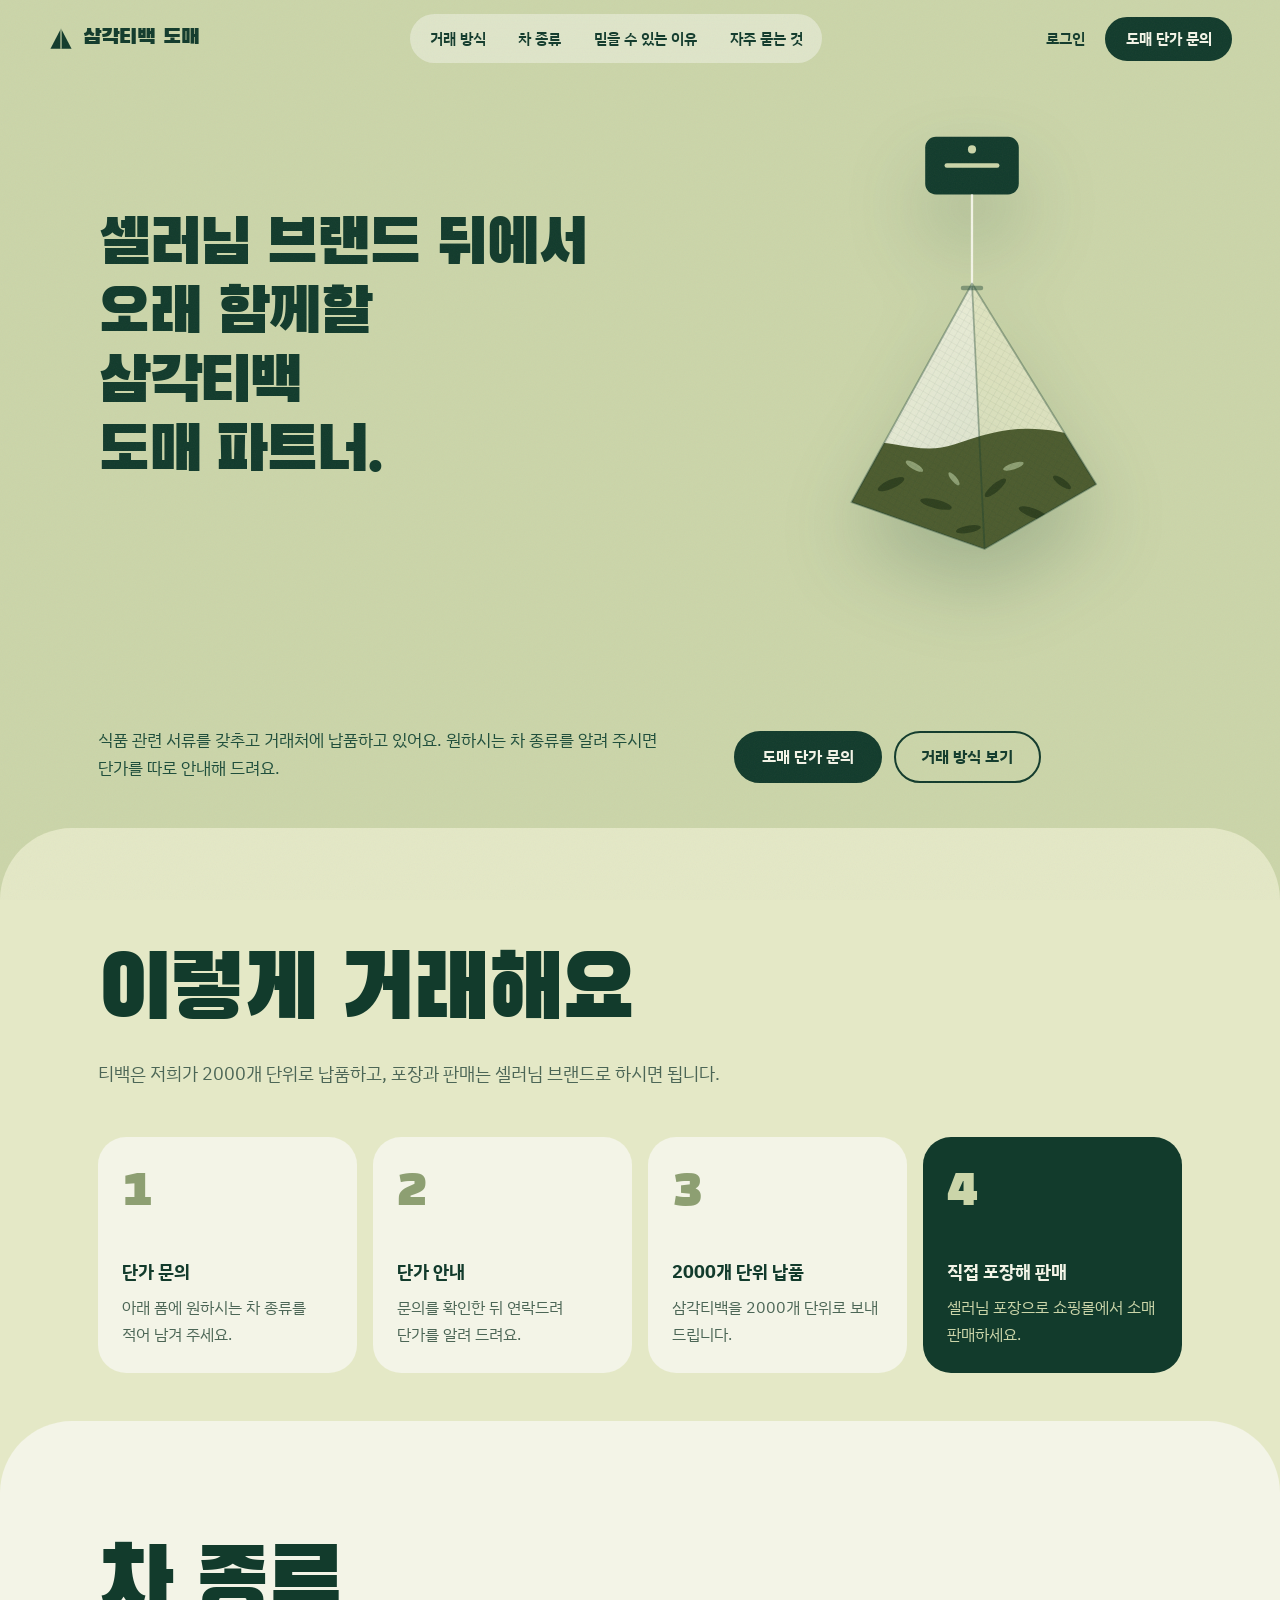
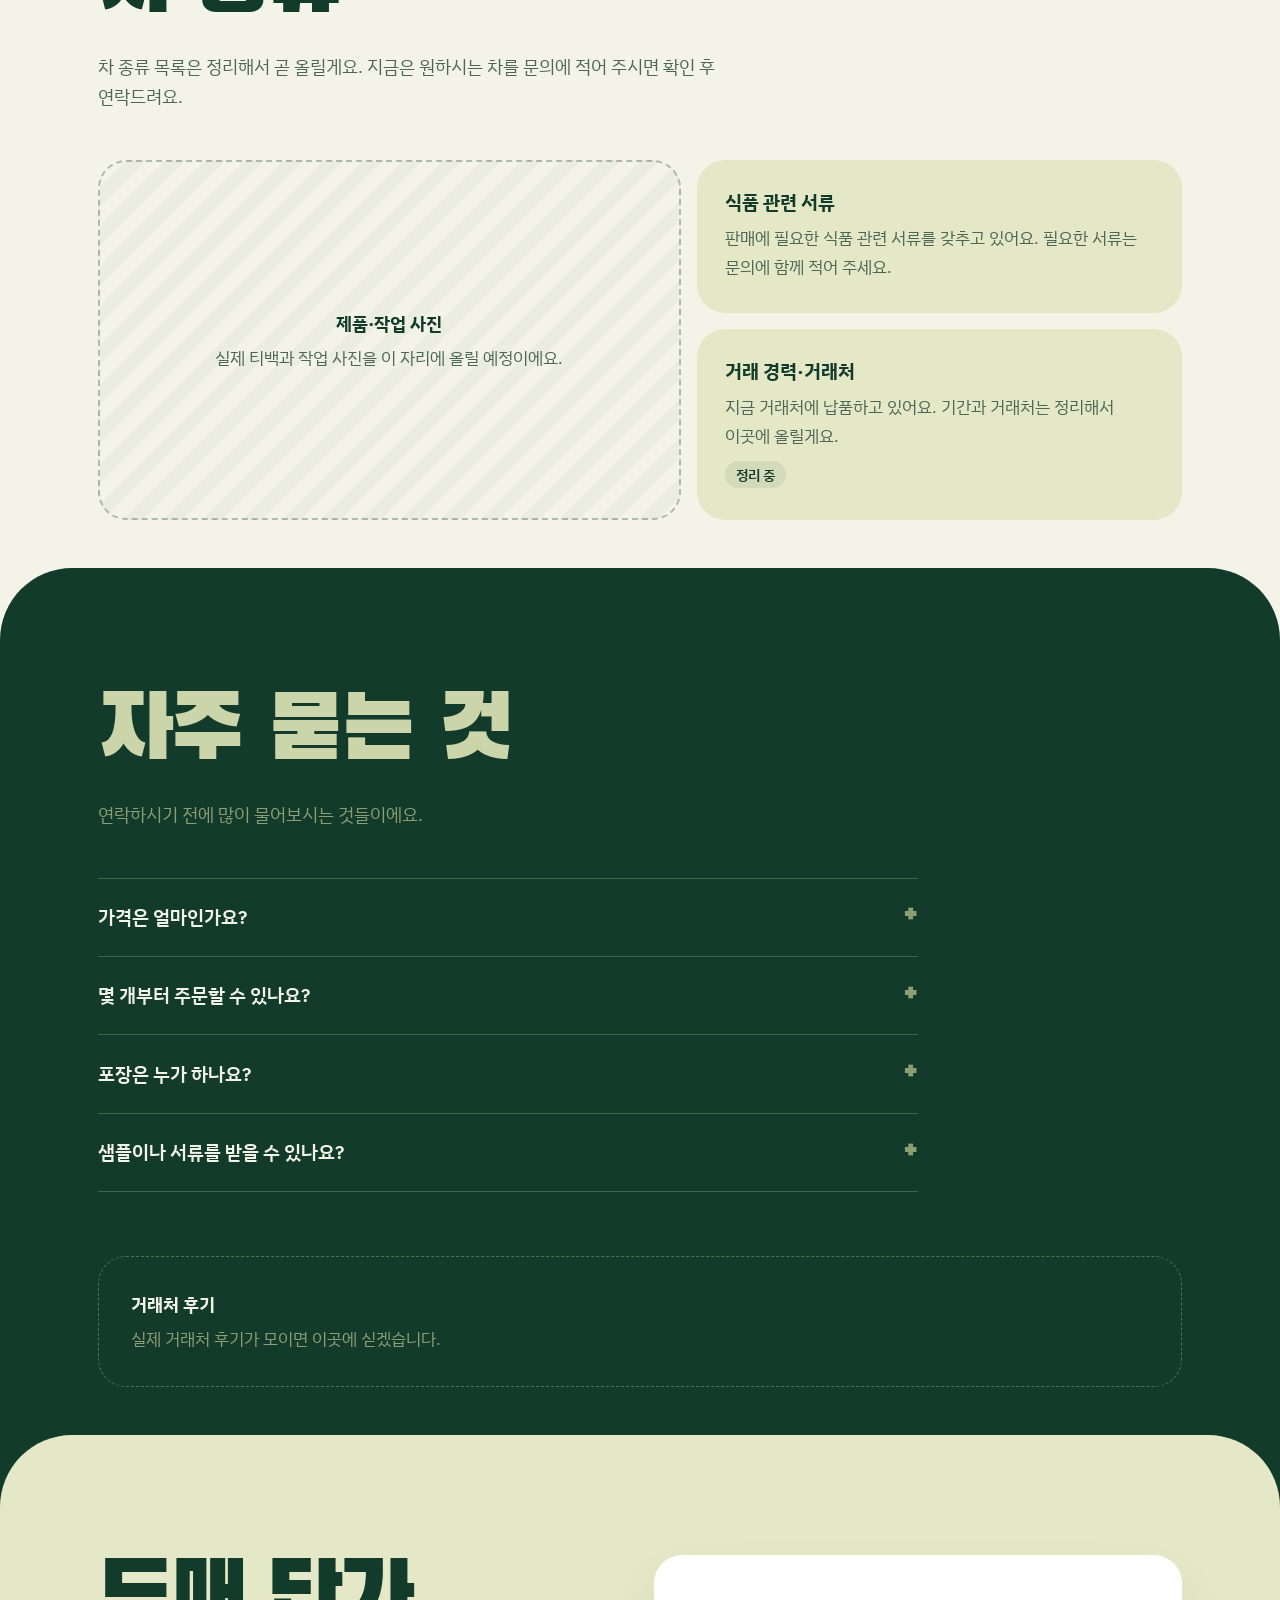
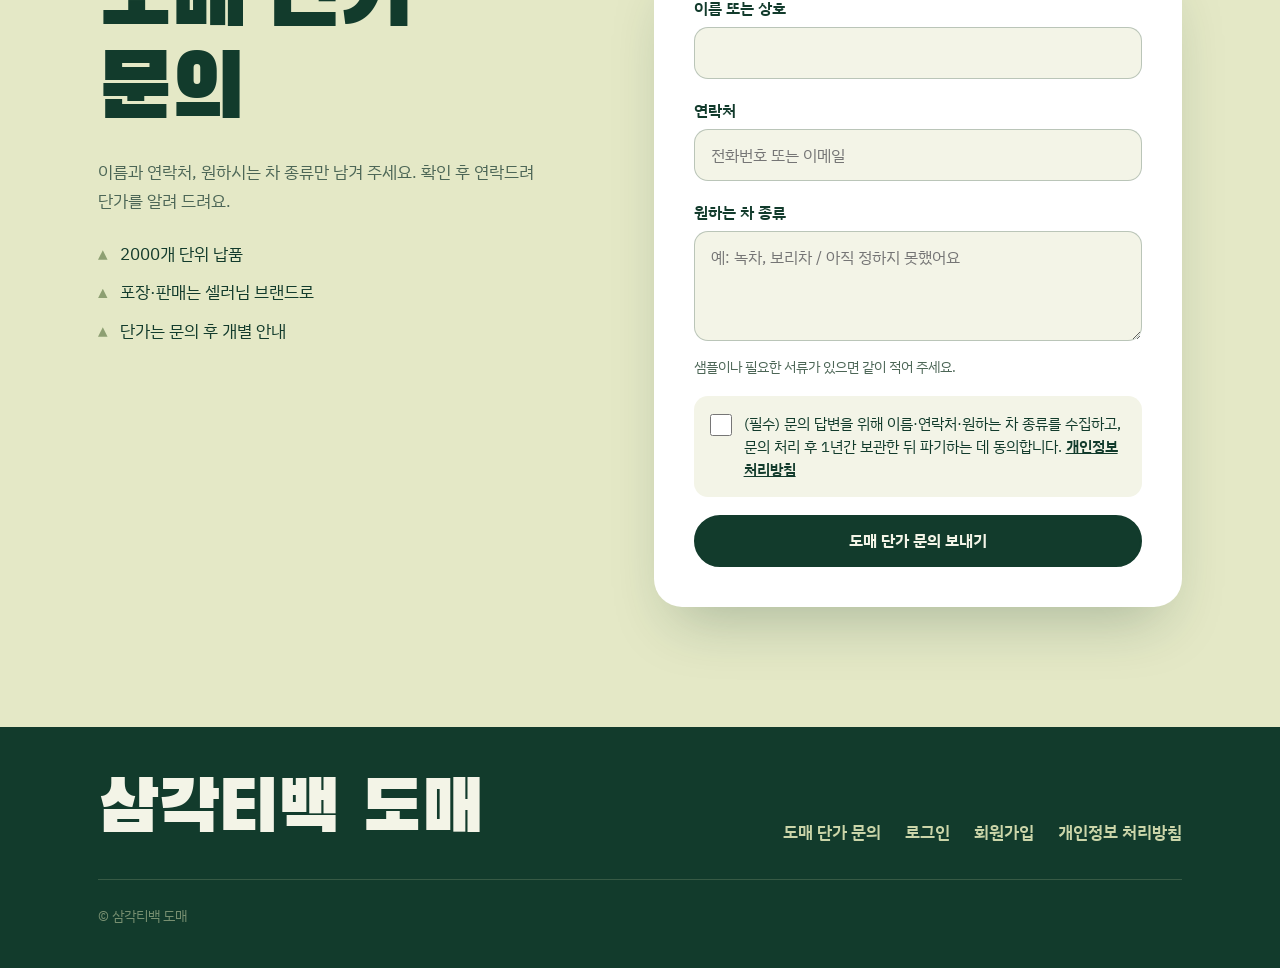
<file: index.html>
<!doctype html>
<html lang="ko">
<head>
  <meta charset="utf-8">
  <meta name="viewport" content="width=device-width, initial-scale=1">
  <title>삼각티백 도매 — 오래 함께할 도매 파트너</title>
  <meta name="description" content="셀러님 브랜드 뒤에서 오래 함께할 삼각티백 도매 파트너. 원하시는 차 종류를 알려 주시면 단가를 안내해 드려요.">
  <meta name="theme-color" content="#cbd5a9">
  <link rel="icon" href="data:image/svg+xml,%3Csvg xmlns='http://www.w3.org/2000/svg' viewBox='0 0 32 32'%3E%3Cpath d='M16 3 29 28H3z' fill='%23123b2c'/%3E%3C/svg%3E">
  <link rel="preconnect" href="https://fonts.googleapis.com">
  <link rel="preconnect" href="https://fonts.gstatic.com" crossorigin>
  <link href="https://fonts.googleapis.com/css2?family=Black+Han+Sans&family=IBM+Plex+Sans+KR:wght@400;600;700&display=swap" rel="stylesheet">
  <link rel="stylesheet" href="styles.css">
</head>
<body>
  <header class="nav" id="nav">
    <a class="logo" href="/" aria-label="삼각티백 도매 처음으로">
      <svg viewBox="0 0 32 32" aria-hidden="true"><path d="M16 3 29 28H3z" fill="#123b2c"/><path d="M16 3v25" stroke="#cbd5a9" stroke-width="1.5"/></svg>
      <span>삼각티백 도매</span>
    </a>
    <nav class="nav-links" aria-label="주요 메뉴">
      <a href="#how">거래 방식</a>
      <a href="#tea">차 종류</a>
      <a href="#proof">믿을 수 있는 이유</a>
      <a href="#faq">자주 묻는 것</a>
    </nav>
    <div class="nav-right">
      <a class="nav-login" href="/login" id="navLogin">로그인</a>
      <a class="btn" href="#contact">도매 단가 문의</a>
    </div>
  </header>

  <main>
    <section class="hero" aria-labelledby="heroTitle">
      <div class="wrap hero-grid">
        <h1 id="heroTitle">
          <span class="line"><span>셀러님 브랜드 뒤에서</span></span>
          <span class="line"><span>오래 함께할</span></span>
          <span class="line"><span>삼각티백</span></span>
          <span class="line"><span>도매 파트너.</span></span>
        </h1>
        <div class="teabag-stage" aria-hidden="true">
          <svg class="teabag" viewBox="0 0 400 500">
            <defs>
              <pattern id="mesh" width="7" height="7" patternUnits="userSpaceOnUse" patternTransform="rotate(30)">
                <path d="M0 0H7M0 0V7" stroke="#123b2c" stroke-opacity=".13" stroke-width=".8"/>
              </pattern>
              <clipPath id="bag"><path d="M200 175 66 418 214 470 338 398z"/></clipPath>
            </defs>
            <!-- 꼬리표 -->
            <rect x="148" y="12" width="104" height="64" rx="12" fill="#123b2c"/>
            <path d="M200 76v100" stroke="#f3f4e7" stroke-width="2.5"/>
            <path d="M172 44h56" stroke="#cbd5a9" stroke-width="5" stroke-linecap="round"/>
            <circle cx="200" cy="26" r="4.5" fill="#cbd5a9"/>
            <!-- 망 -->
            <path d="M200 175 66 418 214 470z" fill="#f3f4e7" fill-opacity=".72"/>
            <path d="M200 175 214 470 338 398z" fill="#e4e8c6" fill-opacity=".8"/>
            <g clip-path="url(#bag)">
              <path d="M40 360c50-26 92 10 140-6 52-18 90-30 180 4v160H40z" fill="#4c5b2e"/>
              <g fill="#2e3f1d">
                <ellipse cx="110" cy="398" rx="16" ry="5" transform="rotate(-24 110 398)"/>
                <ellipse cx="160" cy="420" rx="18" ry="5" transform="rotate(14 160 420)"/>
                <ellipse cx="226" cy="402" rx="15" ry="4.5" transform="rotate(-40 226 402)"/>
                <ellipse cx="268" cy="430" rx="17" ry="5" transform="rotate(20 268 430)"/>
                <ellipse cx="196" cy="448" rx="14" ry="4" transform="rotate(-10 196 448)"/>
                <ellipse cx="300" cy="396" rx="12" ry="4" transform="rotate(35 300 396)"/>
              </g>
              <g fill="#8d9f72">
                <ellipse cx="136" cy="378" rx="11" ry="3.5" transform="rotate(30 136 378)"/>
                <ellipse cx="246" cy="378" rx="12" ry="3.5" transform="rotate(-18 246 378)"/>
                <ellipse cx="180" cy="392" rx="9" ry="3" transform="rotate(50 180 392)"/>
              </g>
              <rect x="0" y="150" width="400" height="350" fill="url(#mesh)"/>
            </g>
            <path d="M200 175 66 418 214 470 338 398z M200 175 214 470" fill="none" stroke="#123b2c" stroke-opacity=".35" stroke-width="2" stroke-linejoin="round"/>
            <path d="M190 180h20" stroke="#123b2c" stroke-opacity=".4" stroke-width="5" stroke-linecap="round"/>
          </svg>
        </div>
      </div>
      <div class="wrap hero-foot fade-in">
        <p>식품 관련 서류를 갖추고 거래처에 납품하고 있어요. 원하시는 차 종류를 알려 주시면 단가를 따로 안내해 드려요.</p>
        <div class="hero-actions">
          <a class="btn" href="#contact">도매 단가 문의</a>
          <a class="btn ghost" href="#how">거래 방식 보기</a>
        </div>
      </div>
    </section>

    <section class="block straw" id="how" aria-labelledby="howTitle">
      <div class="wrap">
        <h2 id="howTitle">이렇게 거래해요</h2>
        <p class="lead">티백은 저희가 2000개 단위로 납품하고, 포장과 판매는 셀러님 브랜드로 하시면 됩니다.</p>
        <ol class="steps">
          <li><h3>단가 문의</h3><p>아래 폼에 원하시는 차 종류를 적어 남겨 주세요.</p></li>
          <li><h3>단가 안내</h3><p>문의를 확인한 뒤 연락드려 단가를 알려 드려요.</p></li>
          <li><h3>2000개 단위 납품</h3><p>삼각티백을 2000개 단위로 보내 드립니다.</p></li>
          <li class="you"><h3>직접 포장해 판매</h3><p>셀러님 포장으로 쇼핑몰에서 소매 판매하세요.</p></li>
        </ol>
      </div>
    </section>

    <section class="block paper" id="tea" aria-labelledby="teaTitle">
      <div class="wrap">
        <h2 id="teaTitle">차 종류</h2>
        <p class="lead">차 종류 목록은 정리해서 곧 올릴게요. 지금은 원하시는 차를 문의에 적어 주시면 확인 후 연락드려요.</p>
        <div class="proof" id="proof">
          <div class="proof-photo">
            <div><strong>제품·작업 사진</strong>실제 티백과 작업 사진을 이 자리에 올릴 예정이에요.</div>
          </div>
          <div class="proof-list" aria-label="믿을 수 있는 이유">
            <div class="proof-item">
              <h3>식품 관련 서류</h3>
              <p>판매에 필요한 식품 관련 서류를 갖추고 있어요. 필요한 서류는 문의에 함께 적어 주세요.</p>
            </div>
            <div class="proof-item">
              <h3>거래 경력·거래처</h3>
              <p>지금 거래처에 납품하고 있어요. 기간과 거래처는 정리해서 이곳에 올릴게요.</p>
              <span class="pending">정리 중</span>
            </div>
          </div>
        </div>
      </div>
    </section>

    <section class="block forest" id="faq" aria-labelledby="faqTitle">
      <div class="wrap">
        <h2 id="faqTitle">자주 묻는 것</h2>
        <p class="lead">연락하시기 전에 많이 물어보시는 것들이에요.</p>
        <div class="faq">
          <details>
            <summary>가격은 얼마인가요?</summary>
            <p>단가는 사이트에 공개하지 않아요. 원하시는 차 종류를 적어 문의해 주시면 확인 후 따로 안내해 드려요.</p>
          </details>
          <details>
            <summary>몇 개부터 주문할 수 있나요?</summary>
            <p>삼각티백은 2000개 단위로 납품해요.</p>
          </details>
          <details>
            <summary>포장은 누가 하나요?</summary>
            <p>티백만 납품하고, 포장은 셀러님이 직접 하셔서 소매로 판매하시면 됩니다.</p>
          </details>
          <details>
            <summary>샘플이나 서류를 받을 수 있나요?</summary>
            <p>식품 관련 서류는 갖추고 있어요. 샘플이나 필요한 서류가 있으면 문의에 함께 적어 주세요. 확인 후 연락드려요.</p>
          </details>
        </div>
        <div class="reviews">
          <h3>거래처 후기</h3>
          <p>실제 거래처 후기가 모이면 이곳에 싣겠습니다.</p>
        </div>
      </div>
    </section>

    <section class="block straw" id="contact" aria-labelledby="contactTitle">
      <div class="wrap contact-grid">
        <div class="contact-side">
          <h2 id="contactTitle">도매 단가 문의</h2>
          <p>이름과 연락처, 원하시는 차 종류만 남겨 주세요. 확인 후 연락드려 단가를 알려 드려요.</p>
          <ul>
            <li>2000개 단위 납품</li>
            <li>포장·판매는 셀러님 브랜드로</li>
            <li>단가는 문의 후 개별 안내</li>
          </ul>
        </div>
        <form class="form" id="inquiryForm" novalidate>
          <div class="field">
            <label for="f-name">이름 또는 상호</label>
            <input id="f-name" name="name" autocomplete="name" maxlength="50" required>
          </div>
          <div class="field">
            <label for="f-contact">연락처</label>
            <input id="f-contact" name="contact" autocomplete="tel" maxlength="100" placeholder="전화번호 또는 이메일" required>
          </div>
          <div class="field">
            <label for="f-tea">원하는 차 종류</label>
            <textarea id="f-tea" name="tea_type" maxlength="1000" placeholder="예: 녹차, 보리차 / 아직 정하지 못했어요"></textarea>
            <p class="hint">샘플이나 필요한 서류가 있으면 같이 적어 주세요.</p>
          </div>
          <div class="trap" aria-hidden="true">
            <label for="f-website">웹사이트</label>
            <input id="f-website" name="website" tabindex="-1" autocomplete="off">
          </div>
          <label class="consent">
            <input type="checkbox" id="f-consent" required>
            <span>(필수) 문의 답변을 위해 이름·연락처·원하는 차 종류를 수집하고, 문의 처리 후 1년간 보관한 뒤 파기하는 데 동의합니다. <a href="/privacy">개인정보 처리방침</a></span>
          </label>
          <p class="form-msg" id="formMsg" role="status" hidden></p>
          <button class="btn" type="submit" id="submitBtn">도매 단가 문의 보내기</button>
        </form>
      </div>
    </section>
  </main>

  <footer class="footer">
    <div class="wrap">
      <div class="footer-top">
        <p class="big">삼각티백 도매</p>
        <nav aria-label="아래 메뉴">
          <a href="#contact">도매 단가 문의</a>
          <a href="/login">로그인</a>
          <a href="/signup">회원가입</a>
          <a href="/privacy">개인정보 처리방침</a>
        </nav>
      </div>
      <small>© 삼각티백 도매</small>
    </div>
  </footer>

  <script src="site.js"></script>
</body>
</html>
</file>
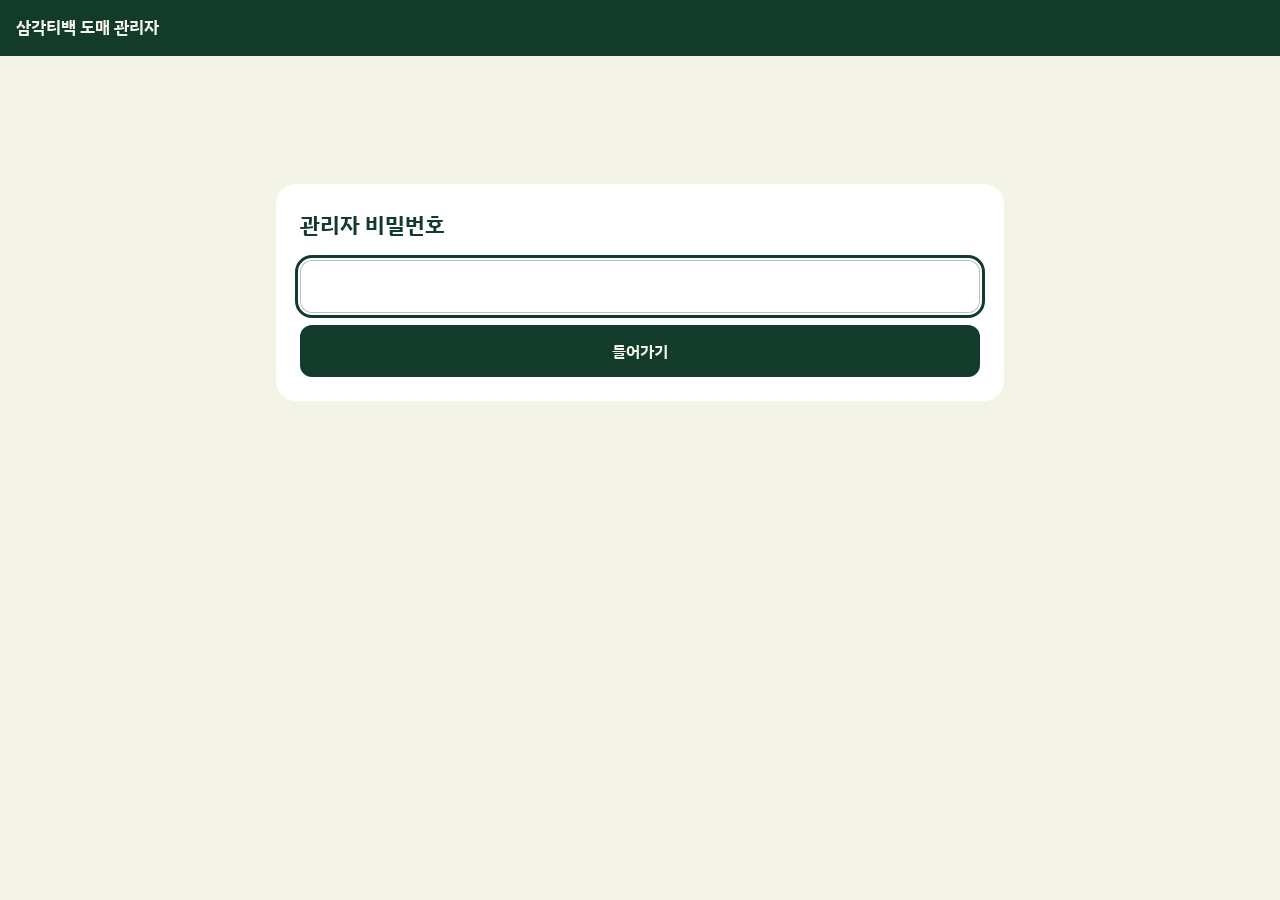
<file: admin/index.html>
<!doctype html>
<html lang="ko">
<head>
  <meta charset="utf-8">
  <meta name="viewport" content="width=device-width, initial-scale=1">
  <meta name="robots" content="noindex, nofollow">
  <title>관리자 — 삼각티백 도매</title>
  <link href="https://fonts.googleapis.com/css2?family=IBM+Plex+Sans+KR:wght@400;600;700&display=swap" rel="stylesheet">
  <style>
    :root { --forest: #123b2c; --sage: #cbd5a9; --straw: #e4e8c6; --paper: #f3f4e7; --muted: #4c6656; --line: rgba(18,59,44,.15); --danger: #9b2c1f; }
    * { box-sizing: border-box; }
    [hidden] { display: none !important; }
    body { margin: 0; background: var(--paper); color: var(--forest); font: 400 16px/1.6 "IBM Plex Sans KR", system-ui, sans-serif; word-break: keep-all; }
    :focus-visible { outline: 3px solid var(--forest); outline-offset: 2px; }
    .top { position: sticky; top: 0; z-index: 5; display: flex; justify-content: space-between; align-items: center; gap: 1rem; padding: .9rem 1rem; background: var(--forest); color: var(--paper); }
    .top strong { font-size: 1.05rem; }
    .top button { min-height: 40px; padding: .4rem .9rem; border: 1px solid rgba(243,244,231,.4); border-radius: 999px; background: transparent; color: var(--paper); font: inherit; cursor: pointer; }
    main { width: min(760px, 100%); margin: 0 auto; padding: 1.25rem 1rem 4rem; }
    .login { margin-top: 12vh; padding: 1.5rem; border-radius: 1.25rem; background: #fff; }
    .login h1 { margin: 0 0 1rem; font-size: 1.4rem; }
    input[type=password] { width: 100%; min-height: 52px; padding: .8rem 1rem; border: 1.5px solid rgba(18,59,44,.3); border-radius: 12px; font: inherit; font-size: 16px; }
    .btn { min-height: 52px; padding: .7rem 1.2rem; border: 0; border-radius: 12px; background: var(--forest); color: var(--paper); font-family: inherit; font-weight: 700; font-size: 16px; line-height: 1; cursor: pointer; }
    .login .btn { width: 100%; margin-top: .75rem; }
    .err { margin: .75rem 0 0; color: var(--danger); font-weight: 600; }
    .tabs { display: flex; gap: .5rem; margin-bottom: 1rem; }
    .tabs button { flex: 1; min-height: 48px; border: 1.5px solid var(--forest); border-radius: 999px; background: transparent; color: var(--forest); font-family: inherit; font-weight: 600; font-size: 16px; line-height: 1; cursor: pointer; }
    .tabs button[aria-selected=true] { background: var(--forest); color: var(--paper); }
    .count { display: flex; align-items: baseline; gap: .6rem; margin: .5rem 0 1.25rem; }
    .count b { font-size: 3rem; line-height: 1; }
    .list { display: grid; gap: .8rem; }
    .item { padding: 1.1rem; border-radius: 1rem; background: #fff; border: 1px solid var(--line); }
    .item.new { border-left: 6px solid var(--forest); }
    .meta { display: flex; justify-content: space-between; gap: .5rem; font-size: .9rem; color: var(--muted); }
    .name { margin: .3rem 0 .1rem; font-size: 1.15rem; font-weight: 700; }
    .contact { display: inline-block; margin: .2rem 0 .5rem; padding: .35rem .7rem; border: 0; border-radius: 8px; background: var(--straw); color: var(--forest); font-family: inherit; font-weight: 600; font-size: 16px; line-height: 1.4; cursor: pointer; user-select: all; }
    .tea { margin: 0 0 .8rem; white-space: pre-wrap; }
    .tea.empty { color: var(--muted); }
    .status { display: flex; gap: .4rem; }
    .status button { flex: 1; min-height: 46px; border: 1.5px solid var(--line); border-radius: 10px; background: var(--paper); color: var(--forest); font-family: inherit; font-weight: 600; font-size: 15px; line-height: 1; cursor: pointer; }
    .status button[aria-pressed=true] { background: var(--forest); border-color: var(--forest); color: var(--paper); }
    .empty-state { padding: 2rem 1rem; text-align: center; color: var(--muted); background: #fff; border-radius: 1rem; }
    .toast { position: fixed; left: 50%; bottom: 1.25rem; transform: translateX(-50%); padding: .6rem 1rem; border-radius: 999px; background: var(--forest); color: var(--paper); font-weight: 600; }
  </style>
</head>
<body>
  <header class="top">
    <strong>삼각티백 도매 관리자</strong>
    <button type="button" id="logout" hidden>나가기</button>
  </header>
  <main>
    <form class="login" id="loginForm">
      <h1>관리자 비밀번호</h1>
      <input type="password" id="pw" autocomplete="current-password" aria-label="관리자 비밀번호" required>
      <button class="btn" type="submit">들어가기</button>
      <p class="err" id="loginErr" hidden></p>
    </form>

    <section id="app" hidden>
      <div class="tabs" role="tablist">
        <button type="button" role="tab" aria-selected="true" data-tab="inq">문의함</button>
        <button type="button" role="tab" aria-selected="false" data-tab="mem">회원</button>
      </div>

      <div id="inqView">
        <div class="count"><b id="newCount">0</b><span>건의 새 문의</span></div>
        <div class="list" id="inqList"></div>
      </div>

      <div id="memView" hidden>
        <div class="count"><b id="memCount">0</b><span>명의 회원</span></div>
        <div class="list" id="memList"></div>
      </div>
      <p class="err" id="appErr" hidden></p>
    </section>
  </main>
  <div class="toast" id="toast" hidden></div>

  <script>
    const KEY = 'admin_pw';
    const STATUSES = ['새 문의', '연락함', '완료'];
    const $ = (id) => document.getElementById(id);
    const getPw = () => { try { return sessionStorage.getItem(KEY) || ''; } catch { return ''; } };
    const setPw = (v) => { try { v ? sessionStorage.setItem(KEY, v) : sessionStorage.removeItem(KEY); } catch {} };
    const fmt = (s) => s ? new Date(s).toLocaleString('ko-KR', { month: 'numeric', day: 'numeric', hour: '2-digit', minute: '2-digit' }) : '-';
    const esc = (s) => String(s ?? '').replace(/[&<>"']/g, (c) => ({ '&': '&amp;', '<': '&lt;', '>': '&gt;', '"': '&quot;', "'": '&#39;' }[c]));
    const toast = (t) => { const el = $('toast'); el.textContent = t; el.hidden = false; clearTimeout(toast.t); toast.t = setTimeout(() => (el.hidden = true), 1800); };

    async function api(path, opts = {}) {
      const r = await fetch(path, { ...opts, headers: { 'Content-Type': 'application/json', 'x-admin-password': getPw(), ...(opts.headers || {}) } });
      const data = await r.json().catch(() => ({}));
      if (r.status === 401) { showLogin(data.error || '비밀번호가 맞지 않아요.'); throw new Error('401'); }
      if (!r.ok) throw new Error(data.error || '문제가 생겼어요. 다시 시도해 주세요.');
      return data;
    }

    function showLogin(msg) {
      setPw('');
      $('app').hidden = true; $('logout').hidden = true; $('loginForm').hidden = false;
      $('loginErr').textContent = msg || ''; $('loginErr').hidden = !msg;
      $('pw').value = ''; $('pw').focus();
    }

    function showErr(msg) { $('appErr').textContent = msg; $('appErr').hidden = !msg; }

    async function loadInquiries() {
      const { rows } = await api('/api/admin');
      $('newCount').textContent = rows.filter((r) => r.status === '새 문의').length;
      $('inqList').innerHTML = rows.length ? rows.map((r) => `
        <article class="item${r.status === '새 문의' ? ' new' : ''}">
          <div class="meta"><span>${fmt(r.created_at)}</span><span>${esc(r.status)}</span></div>
          <p class="name">${esc(r.name)}</p>
          <button type="button" class="contact" data-copy="${esc(r.contact)}">${esc(r.contact)}</button>
          <p class="tea${r.tea_type ? '' : ' empty'}">${r.tea_type ? esc(r.tea_type) : '원하는 차 종류를 적지 않았어요'}</p>
          <div class="status">${STATUSES.map((s) => `<button type="button" data-id="${r.id}" data-status="${s}" aria-pressed="${r.status === s}">${s}</button>`).join('')}</div>
        </article>`).join('') : '<p class="empty-state">아직 들어온 문의가 없어요. 사이트의 문의 폼으로 들어온 문의가 여기에 쌓여요.</p>';
    }

    async function loadMembers() {
      const { users } = await api('/api/admin?view=members');
      $('memCount').textContent = users.length;
      $('memList').innerHTML = users.length ? users.map((u) => `
        <article class="item">
          <p class="name">${esc(u.email)}</p>
          <div class="meta"><span>가입 ${fmt(u.created_at)}</span><span>마지막 로그인 ${fmt(u.last_sign_in_at)}</span></div>
        </article>`).join('') : '<p class="empty-state">아직 가입한 회원이 없어요.</p>';
    }

    async function enter() {
      try {
        showErr('');
        await loadInquiries();
        $('loginForm').hidden = true; $('app').hidden = false; $('logout').hidden = false;
      } catch (e) { if (e.message !== '401') { $('loginForm').hidden = true; $('app').hidden = false; $('logout').hidden = false; showErr(e.message); } }
    }

    $('loginForm').addEventListener('submit', (e) => { e.preventDefault(); setPw($('pw').value); enter(); });
    $('logout').addEventListener('click', () => showLogin(''));

    document.querySelector('.tabs').addEventListener('click', async (e) => {
      const b = e.target.closest('button[data-tab]'); if (!b) return;
      document.querySelectorAll('.tabs button').forEach((x) => x.setAttribute('aria-selected', x === b));
      const mem = b.dataset.tab === 'mem';
      $('inqView').hidden = mem; $('memView').hidden = !mem;
      showErr('');
      try { mem ? await loadMembers() : await loadInquiries(); } catch (err) { if (err.message !== '401') showErr(err.message); }
    });

    $('inqList').addEventListener('click', async (e) => {
      const c = e.target.closest('.contact');
      if (c) {
        try { await navigator.clipboard.writeText(c.dataset.copy); toast('연락처를 복사했어요'); }
        catch { const s = getSelection(); const rg = document.createRange(); rg.selectNodeContents(c); s.removeAllRanges(); s.addRange(rg); }
        return;
      }
      const b = e.target.closest('button[data-status]'); if (!b) return;
      try {
        await api('/api/admin', { method: 'PATCH', body: JSON.stringify({ id: Number(b.dataset.id), status: b.dataset.status }) });
        toast(`'${b.dataset.status}'(으)로 바꿨어요`);
        await loadInquiries();
      } catch (err) { if (err.message !== '401') showErr(err.message); }
    });

    if (getPw()) enter(); else $('pw').focus();
  </script>
</body>
</html>
</file>
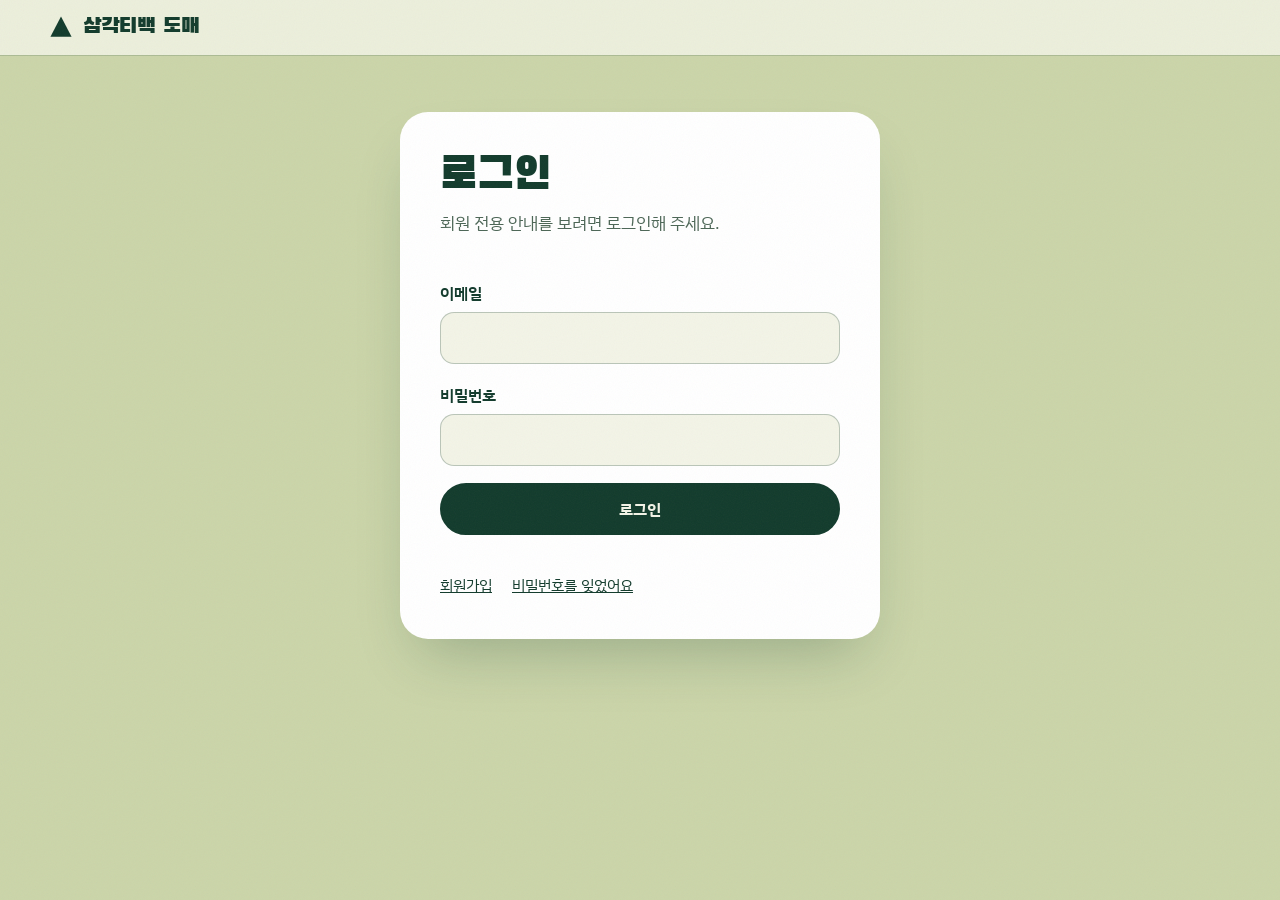
<file: login.html>
<!doctype html>
<html lang="ko">
<head>
  <meta charset="utf-8">
  <meta name="viewport" content="width=device-width, initial-scale=1">
  <meta name="robots" content="noindex, nofollow">
  <title>로그인 — 삼각티백 도매</title>
  <link rel="preconnect" href="https://fonts.googleapis.com">
  <link rel="preconnect" href="https://fonts.gstatic.com" crossorigin>
  <link href="https://fonts.googleapis.com/css2?family=Black+Han+Sans&family=IBM+Plex+Sans+KR:wght@400;600;700&display=swap" rel="stylesheet">
  <link rel="stylesheet" href="styles.css">
</head>
<body>
  <header class="nav scrolled">
    <a class="logo" href="/"><svg viewBox="0 0 32 32" aria-hidden="true"><path d="M16 3 29 28H3z" fill="#123b2c"/></svg><span>삼각티백 도매</span></a>
  </header>
  <main class="page">
    <form class="card form" id="f" novalidate>
      <div>
        <h1>로그인</h1>
        <p class="sub">회원 전용 안내를 보려면 로그인해 주세요.</p>
      </div>
      <div class="field">
        <label for="email">이메일</label>
        <input id="email" type="email" autocomplete="email" required>
      </div>
      <div class="field" id="pwField">
        <label for="password">비밀번호</label>
        <input id="password" type="password" autocomplete="current-password" required>
      </div>
      <p class="form-msg" id="msg" role="status" hidden></p>
      <button class="btn" type="submit" id="btn">로그인</button>
      <div class="links">
        <a href="/signup">회원가입</a>
        <a href="#" id="forgot">비밀번호를 잊었어요</a>
      </div>
    </form>
  </main>
  <script src="auth.js"></script>
  <script>
    const f = document.getElementById('f'), msg = document.getElementById('msg'), btn = document.getElementById('btn');
    if (getToken()) location.replace('/members');

    f.addEventListener('submit', async (e) => {
      e.preventDefault();
      const email = f.email.value.trim(), password = f.password.value;
      if (!email || !password) return say(msg, '이메일과 비밀번호를 적어 주세요.');
      busy(btn, true, '로그인하는 중…');
      try {
        const r = await auth('token?grant_type=password', { email, password });
        if (!r.ok) {
          const m = String(r.data.error_code || r.data.msg || r.data.error_description || '');
          if (/not.?confirmed/i.test(m)) return say(msg, '메일 확인이 아직이에요. 받은 메일의 링크를 먼저 눌러 주세요.');
          return say(msg, '이메일 또는 비밀번호가 맞지 않아요.');
        }
        setToken(r.data.access_token);
        location.href = '/members';
      } catch (err) { say(msg, err.message); }
      finally { busy(btn, false); }
    });

    document.getElementById('forgot').addEventListener('click', async (e) => {
      e.preventDefault();
      const email = f.email.value.trim();
      if (!email) { f.email.focus(); return say(msg, '이메일을 먼저 적어 주세요. 비밀번호를 다시 만드는 메일을 보내 드려요.'); }
      try { await auth('recover', { email }); say(msg, '메일을 확인해 주세요.', true); }
      catch (err) { say(msg, err.message); }
    });
  </script>
</body>
</html>
</file>
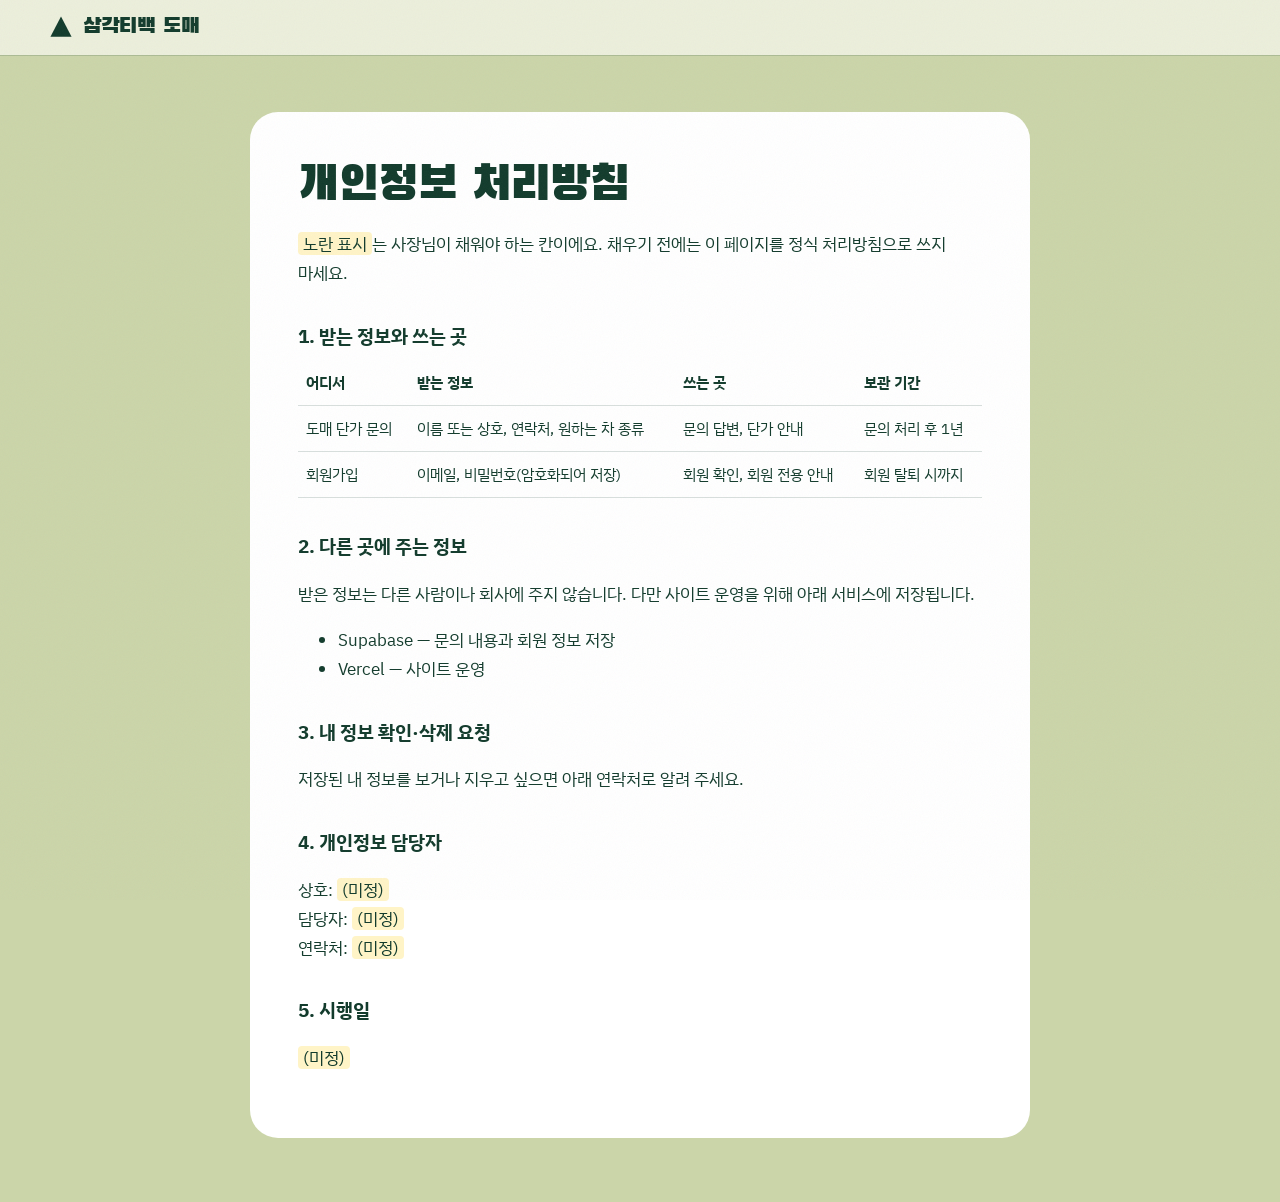
<file: privacy.html>
<!doctype html>
<html lang="ko">
<head>
  <meta charset="utf-8">
  <meta name="viewport" content="width=device-width, initial-scale=1">
  <title>개인정보 처리방침 — 삼각티백 도매</title>
  <link rel="preconnect" href="https://fonts.googleapis.com">
  <link rel="preconnect" href="https://fonts.gstatic.com" crossorigin>
  <link href="https://fonts.googleapis.com/css2?family=Black+Han+Sans&family=IBM+Plex+Sans+KR:wght@400;600;700&display=swap" rel="stylesheet">
  <link rel="stylesheet" href="styles.css">
</head>
<body>
  <header class="nav scrolled">
    <a class="logo" href="/"><svg viewBox="0 0 32 32" aria-hidden="true"><path d="M16 3 29 28H3z" fill="#123b2c"/></svg><span>삼각티백 도매</span></a>
  </header>
  <main class="page">
    <article class="doc">
      <h1>개인정보 처리방침</h1>
      <p><span class="todo">노란 표시</span>는 사장님이 채워야 하는 칸이에요. 채우기 전에는 이 페이지를 정식 처리방침으로 쓰지 마세요.</p>

      <h2>1. 받는 정보와 쓰는 곳</h2>
      <table>
        <tr><th>어디서</th><th>받는 정보</th><th>쓰는 곳</th><th>보관 기간</th></tr>
        <tr><td>도매 단가 문의</td><td>이름 또는 상호, 연락처, 원하는 차 종류</td><td>문의 답변, 단가 안내</td><td>문의 처리 후 1년</td></tr>
        <tr><td>회원가입</td><td>이메일, 비밀번호(암호화되어 저장)</td><td>회원 확인, 회원 전용 안내</td><td>회원 탈퇴 시까지</td></tr>
      </table>

      <h2>2. 다른 곳에 주는 정보</h2>
      <p>받은 정보는 다른 사람이나 회사에 주지 않습니다. 다만 사이트 운영을 위해 아래 서비스에 저장됩니다.</p>
      <ul>
        <li>Supabase — 문의 내용과 회원 정보 저장</li>
        <li>Vercel — 사이트 운영</li>
      </ul>

      <h2>3. 내 정보 확인·삭제 요청</h2>
      <p>저장된 내 정보를 보거나 지우고 싶으면 아래 연락처로 알려 주세요.</p>

      <h2>4. 개인정보 담당자</h2>
      <p>상호: <span class="todo">(미정)</span><br>담당자: <span class="todo">(미정)</span><br>연락처: <span class="todo">(미정)</span></p>

      <h2>5. 시행일</h2>
      <p><span class="todo">(미정)</span></p>
    </article>
  </main>
</body>
</html>
</file>
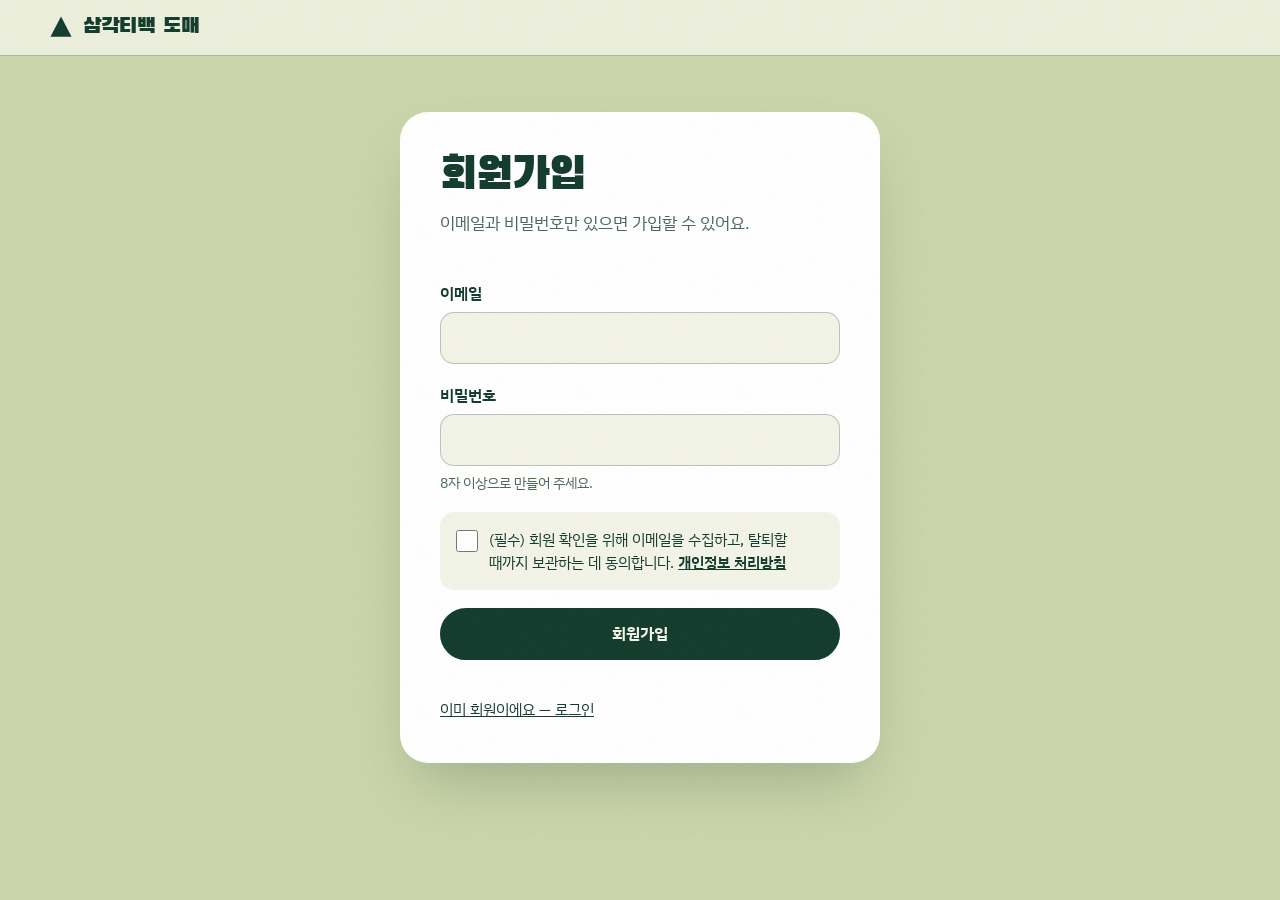
<file: signup.html>
<!doctype html>
<html lang="ko">
<head>
  <meta charset="utf-8">
  <meta name="viewport" content="width=device-width, initial-scale=1">
  <meta name="robots" content="noindex, nofollow">
  <title>회원가입 — 삼각티백 도매</title>
  <link rel="preconnect" href="https://fonts.googleapis.com">
  <link rel="preconnect" href="https://fonts.gstatic.com" crossorigin>
  <link href="https://fonts.googleapis.com/css2?family=Black+Han+Sans&family=IBM+Plex+Sans+KR:wght@400;600;700&display=swap" rel="stylesheet">
  <link rel="stylesheet" href="styles.css">
</head>
<body>
  <header class="nav scrolled">
    <a class="logo" href="/"><svg viewBox="0 0 32 32" aria-hidden="true"><path d="M16 3 29 28H3z" fill="#123b2c"/></svg><span>삼각티백 도매</span></a>
  </header>
  <main class="page">
    <form class="card form" id="f" novalidate>
      <div>
        <h1>회원가입</h1>
        <p class="sub">이메일과 비밀번호만 있으면 가입할 수 있어요.</p>
      </div>
      <div class="field">
        <label for="email">이메일</label>
        <input id="email" type="email" autocomplete="email" required>
      </div>
      <div class="field">
        <label for="password">비밀번호</label>
        <input id="password" type="password" autocomplete="new-password" minlength="8" required>
        <p class="hint">8자 이상으로 만들어 주세요.</p>
      </div>
      <label class="consent">
        <input type="checkbox" id="consent" required>
        <span>(필수) 회원 확인을 위해 이메일을 수집하고, 탈퇴할 때까지 보관하는 데 동의합니다. <a href="/privacy">개인정보 처리방침</a></span>
      </label>
      <p class="form-msg" id="msg" role="status" hidden></p>
      <button class="btn" type="submit" id="btn">회원가입</button>
      <div class="links"><a href="/login">이미 회원이에요 — 로그인</a></div>
    </form>
  </main>
  <script src="auth.js"></script>
  <script>
    const f = document.getElementById('f'), msg = document.getElementById('msg'), btn = document.getElementById('btn');
    f.addEventListener('submit', async (e) => {
      e.preventDefault();
      const email = f.email.value.trim(), password = f.password.value;
      if (!email || !email.includes('@')) return say(msg, '이메일을 정확히 적어 주세요.');
      if (password.length < 8) return say(msg, '비밀번호는 8자 이상이어야 해요.');
      if (!document.getElementById('consent').checked) return say(msg, '개인정보 수집·이용에 동의해 주세요.');
      busy(btn, true, '가입하는 중…');
      try {
        const r = await auth('signup', { email, password, data: { consent: true, consent_at: new Date().toISOString() } });
        if (!r.ok) {
          const m = String(r.data.msg || r.data.error_description || r.data.message || '');
          if (/already|registered|exists/i.test(m)) return say(msg, '이미 가입한 이메일이에요. 로그인해 주세요.');
          if (/password/i.test(m)) return say(msg, '비밀번호가 너무 쉬워요. 더 길게 만들어 주세요.');
          if (r.status === 429) return say(msg, '잠시 뒤 다시 시도해 주세요. 가입 요청이 많아요.');
          return say(msg, '가입하지 못했어요. 잠시 뒤 다시 시도해 주세요.');
        }
        if (r.data.access_token) { setToken(r.data.access_token); location.href = '/members'; return; }
        f.reset();
        say(msg, '확인 메일을 보냈어요. 메일의 링크를 누른 뒤 로그인해 주세요.', true);
      } catch (err) { say(msg, err.message); }
      finally { busy(btn, false); }
    });
  </script>
</body>
</html>
</file>
<file: styles.css>
/* 삼각티백 도매 — 공통 스타일
   색: 찻잎 숲(forest) · 덖은 잎(sage) · 마른 잎(straw) · 종이(paper) · 이끼(moss) */
:root {
  --forest: #123b2c;
  --forest-2: #1d4d3a;
  --sage: #cbd5a9;
  --straw: #e4e8c6;
  --paper: #f3f4e7;
  --moss: #8d9f72;
  --ink: var(--forest);
  --muted: #4c6656;
  --line: rgba(18, 59, 44, 0.16);
  --danger: #9b2c1f;
  --ease: cubic-bezier(0.16, 1, 0.3, 1);
  --display: "Black Han Sans", "IBM Plex Sans KR", sans-serif;
  --body: "IBM Plex Sans KR", system-ui, sans-serif;
  --radius-xl: clamp(2rem, 6vw, 4.5rem);
  --radius-md: 1.75rem;
  --shadow: 0 30px 60px -20px rgba(18, 59, 44, 0.28);
  --gutter: clamp(1rem, 4vw, 3rem);
}

*, *::before, *::after { box-sizing: border-box; }
[hidden] { display: none !important; }
html { scroll-behavior: smooth; -webkit-text-size-adjust: 100%; }
body {
  margin: 0;
  background: var(--paper);
  color: var(--ink);
  font-family: var(--body);
  font-size: 17px;
  line-height: 1.7;
  word-break: keep-all;
  overflow-wrap: break-word;
}
img, svg { display: block; max-width: 100%; }
a { color: inherit; }
:focus-visible { outline: 3px solid var(--forest); outline-offset: 3px; border-radius: 6px; }

/* 종이 질감 */
body::after {
  content: "";
  position: fixed; inset: 0;
  pointer-events: none;
  z-index: 100;
  opacity: 0.045;
  background-image: url("data:image/svg+xml,%3Csvg xmlns='http://www.w3.org/2000/svg' width='160' height='160'%3E%3Cfilter id='n'%3E%3CfeTurbulence type='fractalNoise' baseFrequency='.85' numOctaves='3' stitchTiles='stitch'/%3E%3C/filter%3E%3Crect width='100%25' height='100%25' filter='url(%23n)'/%3E%3C/svg%3E");
}

.wrap { width: min(1180px, 100%); margin: 0 auto; padding: 0 var(--gutter); }

/* 버튼 */
.btn {
  display: inline-flex; align-items: center; justify-content: center; gap: .5rem;
  min-height: 52px;
  padding: .85rem 1.6rem;
  border: 2px solid var(--forest);
  border-radius: 999px;
  background: var(--forest);
  color: var(--paper);
  font: 700 1rem/1.2 var(--body);
  text-decoration: none;
  cursor: pointer;
  transition: transform .5s var(--ease), background-color .5s var(--ease), color .5s var(--ease);
}
.btn:hover { transform: translateY(-2px); background: var(--forest-2); }
.btn.ghost { background: transparent; color: var(--forest); }
.btn.ghost:hover { background: var(--forest); color: var(--paper); }
.btn[disabled] { opacity: .55; cursor: wait; transform: none; }

/* 상단 메뉴 */
.nav {
  position: fixed; top: 0; left: 0; right: 0;
  z-index: 50;
  padding: .9rem var(--gutter);
  display: flex; align-items: center; justify-content: space-between; gap: 1rem;
  transition: background-color .6s var(--ease), box-shadow .6s var(--ease);
}
.nav.scrolled { background: rgba(243, 244, 231, .82); backdrop-filter: blur(16px); -webkit-backdrop-filter: blur(16px); box-shadow: 0 1px 0 var(--line); }
.logo { display: flex; align-items: center; gap: .55rem; font: 400 1.35rem/1 var(--display); text-decoration: none; letter-spacing: -.01em; }
.logo svg { width: 26px; height: 26px; }
.nav-links { display: flex; align-items: center; gap: .25rem; padding: .3rem; border-radius: 999px; background: rgba(255, 255, 255, .38); backdrop-filter: blur(16px); -webkit-backdrop-filter: blur(16px); }
.nav-links a { padding: .45rem .9rem; border-radius: 999px; font-size: .92rem; font-weight: 600; text-decoration: none; transition: background-color .4s var(--ease); }
.nav-links a:hover { background: rgba(18, 59, 44, .08); }
.nav-right { display: flex; align-items: center; gap: .5rem; }
.nav-right .btn { min-height: 44px; padding: .6rem 1.15rem; font-size: .92rem; }
.nav-login { font-size: .92rem; font-weight: 600; text-decoration: none; padding: .5rem .75rem; }
@media (max-width: 860px) { .nav-links { display: none; } }
@media (max-width: 420px) { .nav-login { display: none; } .logo span { font-size: 1.1rem; } }

/* 첫 화면 */
.hero {
  position: relative;
  min-height: 100svh;
  background: var(--sage);
  padding: clamp(6.5rem, 14vh, 9rem) 0 calc(var(--radius-xl) + clamp(2rem, 5vh, 3.5rem));
  overflow: hidden;
  display: flex; flex-direction: column; justify-content: space-between;
}
.hero-grid { position: relative; display: grid; grid-template-columns: 1.5fr 1fr; align-items: center; gap: 2rem; }
.hero h1 {
  margin: 0;
  font: 400 clamp(1.75rem, 4.9vw, 4.7rem)/1.06 var(--display);
  letter-spacing: -0.035em;
}
.hero h1 .line { display: block; overflow: hidden; padding-bottom: .04em; white-space: nowrap; }
.hero h1 .line > span { display: inline-block; transform: translateY(105%); animation: rise 1.2s var(--ease) forwards; }
.hero h1 .line:nth-child(2) > span { animation-delay: .08s; }
.hero h1 .line:nth-child(3) > span { animation-delay: .16s; }
.hero h1 .line:nth-child(4) > span { animation-delay: .24s; }
.hero h1 .num { font-variant-numeric: lining-nums; }
@keyframes rise { to { transform: translateY(0); } }

.teabag-stage { position: relative; aspect-ratio: 4 / 5; max-width: 360px; justify-self: center; width: 100%; }
.teabag {
  position: absolute; inset: 0;
  transform-origin: 50% 0%;
  animation: sway 7s ease-in-out infinite, drop 1.4s var(--ease) both;
  filter: drop-shadow(0 40px 40px rgba(18, 59, 44, .22));
}
@keyframes sway { 0%, 100% { rotate: -3deg; } 50% { rotate: 3deg; } }
@keyframes drop { from { opacity: 0; translate: 0 -60px; } to { opacity: 1; translate: 0 0; } }

.hero-foot { display: grid; grid-template-columns: 1.35fr 1fr; gap: 2rem; align-items: end; margin-top: 2.5rem; }
.hero-foot p { margin: 0; max-width: 34em; font-size: 1.05rem; color: var(--forest-2); }
.hero-actions { display: flex; flex-wrap: wrap; gap: .75rem; }
.fade-in { opacity: 0; animation: fade 1.2s var(--ease) .45s forwards; }
@keyframes fade { from { opacity: 0; transform: translateY(24px); } to { opacity: 1; transform: none; } }

@media (max-width: 860px) {
  .hero-grid, .hero-foot { grid-template-columns: 1fr; }
  .teabag-stage { max-width: 230px; order: -1; justify-self: end; margin: -1rem 0 -2rem; }
}

/* 겹쳐 올라오는 구역 */
.block { position: relative; padding: clamp(4rem, 10vw, 7.5rem) 0; border-radius: var(--radius-xl) var(--radius-xl) 0 0; margin-top: calc(var(--radius-xl) * -1); }
.block.straw { background: var(--straw); }
.block.paper { background: var(--paper); }
.block.forest { background: var(--forest); color: var(--sage); }
.block h2 { margin: 0 0 1.25rem; font: 400 clamp(2.4rem, 7vw, 5.6rem)/1.02 var(--display); letter-spacing: -.03em; }
.block .lead { margin: 0 0 3rem; max-width: 36em; font-size: 1.1rem; color: var(--muted); }
.block.forest .lead { color: var(--moss); }

/* 거래 방식 (순서가 있는 내용) */
.steps { list-style: none; margin: 0; padding: 0; display: grid; grid-template-columns: repeat(4, 1fr); gap: 1rem; counter-reset: step; }
.steps li { counter-increment: step; position: relative; padding: 1.75rem 1.5rem 1.6rem; border-radius: var(--radius-md); background: var(--paper); }
.steps li::before { content: counter(step); display: block; margin-bottom: 2.5rem; font: 400 3.2rem/1 var(--display); color: var(--moss); }
.steps h3 { margin: 0 0 .4rem; font-size: 1.15rem; }
.steps p { margin: 0; font-size: .98rem; color: var(--muted); }
.steps li.you { background: var(--forest); color: var(--paper); }
.steps li.you p { color: var(--sage); }
.steps li.you::before { color: var(--sage); }
@media (max-width: 900px) { .steps { grid-template-columns: 1fr 1fr; } }
@media (max-width: 520px) { .steps { grid-template-columns: 1fr; } .steps li::before { margin-bottom: 1rem; } }

/* 믿을 수 있는 이유 */
.proof { display: grid; grid-template-columns: 1.2fr 1fr; gap: 1rem; }
.proof-photo { min-height: 360px; border-radius: var(--radius-md); border: 2px dashed rgba(18, 59, 44, .3); display: grid; place-items: center; padding: 2rem; text-align: center; color: var(--muted); background: repeating-linear-gradient(-45deg, transparent 0 14px, rgba(18, 59, 44, .035) 14px 28px); }
.proof-photo strong { display: block; color: var(--forest); font-size: 1.15rem; margin-bottom: .3rem; }
.proof-list { display: grid; gap: 1rem; }
.proof-item { padding: 1.6rem 1.75rem; border-radius: var(--radius-md); background: var(--straw); }
.proof-item h3 { margin: 0 0 .35rem; font-size: 1.2rem; }
.proof-item p { margin: 0; color: var(--muted); }
.proof-item .pending { display: inline-block; margin-top: .6rem; padding: .15rem .7rem; border-radius: 999px; font-size: .85rem; font-weight: 600; background: rgba(18, 59, 44, .08); }
@media (max-width: 860px) { .proof { grid-template-columns: 1fr; } .proof-photo { min-height: 220px; } }

/* 자주 묻는 것 */
.faq { max-width: 820px; }
.faq details { border-top: 1px solid rgba(203, 213, 169, .25); }
.faq details:last-of-type { border-bottom: 1px solid rgba(203, 213, 169, .25); }
.faq summary { list-style: none; cursor: pointer; display: flex; justify-content: space-between; align-items: center; gap: 1rem; padding: 1.4rem 0; font-size: 1.2rem; font-weight: 600; color: var(--paper); }
.faq summary::-webkit-details-marker { display: none; }
.faq summary::after { content: "+"; font: 400 2rem/1 var(--display); color: var(--moss); transition: rotate .6s var(--ease); }
.faq details[open] summary::after { rotate: 45deg; }
.faq details p { margin: 0 0 1.5rem; max-width: 40em; color: var(--sage); }
.reviews { margin-top: 4rem; padding: 2rem; border-radius: var(--radius-md); border: 1px dashed rgba(203, 213, 169, .35); color: var(--moss); }
.reviews h3 { margin: 0 0 .3rem; color: var(--paper); font-size: 1.15rem; }
.reviews p { margin: 0; }

/* 문의 폼 */
.contact-grid { display: grid; grid-template-columns: 1fr 1.1fr; gap: clamp(2rem, 6vw, 5rem); align-items: start; }
.form { display: grid; gap: 1.1rem; padding: clamp(1.5rem, 4vw, 2.5rem); border-radius: var(--radius-md); background: #fff; box-shadow: var(--shadow); }
.field label { display: block; margin-bottom: .35rem; font-weight: 600; font-size: .98rem; }
.field input, .field textarea {
  width: 100%;
  min-height: 52px;
  padding: .8rem 1rem;
  border: 1.5px solid rgba(18, 59, 44, .25);
  border-radius: 14px;
  background: var(--paper);
  color: var(--forest);
  font: 400 16px/1.5 var(--body);
  transition: border-color .4s var(--ease), background-color .4s var(--ease);
}
.field textarea { min-height: 110px; resize: vertical; }
.field input:focus, .field textarea:focus { outline: none; border-color: var(--forest); background: #fff; }
.field .hint { margin: .3rem 0 0; font-size: .88rem; color: var(--muted); }
.consent { display: flex; gap: .7rem; align-items: flex-start; padding: 1rem; border-radius: 14px; background: var(--paper); font-size: .93rem; line-height: 1.55; }
.consent input { width: 22px; height: 22px; margin: .1rem 0 0; accent-color: var(--forest); flex: none; }
.consent a { font-weight: 600; }
.trap { position: absolute; left: -9999px; width: 1px; height: 1px; overflow: hidden; }
.form-msg { margin: 0; padding: .9rem 1rem; border-radius: 14px; font-weight: 600; }
.form-msg.ok { background: var(--sage); }
.form-msg.err { background: #f6e1dc; color: var(--danger); }
.contact-side p { color: var(--muted); max-width: 30em; }
.contact-side ul { margin: 1.5rem 0 0; padding: 0; list-style: none; display: grid; gap: .6rem; }
.contact-side li { padding-left: 1.4rem; position: relative; }
.contact-side li::before { content: ""; position: absolute; left: 0; top: .62em; width: .6rem; height: .6rem; background: var(--moss); clip-path: polygon(50% 0, 100% 100%, 0 100%); }
@media (max-width: 860px) { .contact-grid { grid-template-columns: 1fr; } }

/* 아래 */
.footer { background: var(--forest); color: var(--sage); padding: 3rem 0 2.5rem; }
.footer-top { display: flex; flex-wrap: wrap; justify-content: space-between; gap: 2rem; align-items: end; padding-bottom: 2rem; border-bottom: 1px solid rgba(203, 213, 169, .2); }
.footer .big { font: 400 clamp(2.2rem, 7vw, 4.5rem)/1 var(--display); color: var(--paper); margin: 0; }
.footer nav { display: flex; flex-wrap: wrap; gap: .5rem 1.5rem; }
.footer nav a { text-decoration: none; font-weight: 600; }
.footer nav a:hover { text-decoration: underline; }
.footer small { display: block; margin-top: 1.5rem; opacity: .55; }

/* 작은 페이지 (로그인·회원·처리방침) */
.page { min-height: 100svh; background: var(--sage); padding: 7rem var(--gutter) 4rem; }
.card { width: min(480px, 100%); margin: 0 auto; padding: clamp(1.5rem, 5vw, 2.5rem); border-radius: var(--radius-md); background: #fff; box-shadow: var(--shadow); }
.card h1 { margin: 0 0 .5rem; font: 400 clamp(2rem, 7vw, 2.8rem)/1.1 var(--display); letter-spacing: -.02em; }
.card .sub { margin: 0 0 1.5rem; color: var(--muted); }
.card .links { margin-top: 1.25rem; display: flex; flex-wrap: wrap; gap: .5rem 1.25rem; font-size: .95rem; }
.doc { width: min(780px, 100%); margin: 0 auto; padding: clamp(1.5rem, 5vw, 3rem); border-radius: var(--radius-md); background: #fff; }
.doc h1 { margin: 0 0 1rem; font: 400 clamp(2rem, 6vw, 3rem)/1.1 var(--display); }
.doc h2 { margin: 2rem 0 .5rem; font-size: 1.2rem; }
.doc table { width: 100%; border-collapse: collapse; font-size: .95rem; }
.doc th, .doc td { text-align: left; vertical-align: top; padding: .6rem .5rem; border-bottom: 1px solid var(--line); }
.todo { background: #fff4c7; padding: 0 .3rem; border-radius: 4px; }

@media (prefers-reduced-motion: reduce) {
  *, *::before, *::after { animation-duration: .01ms !important; animation-iteration-count: 1 !important; transition-duration: .01ms !important; scroll-behavior: auto !important; }
  .hero h1 .line > span { transform: none; }
  .fade-in { opacity: 1; }
}
</file>
